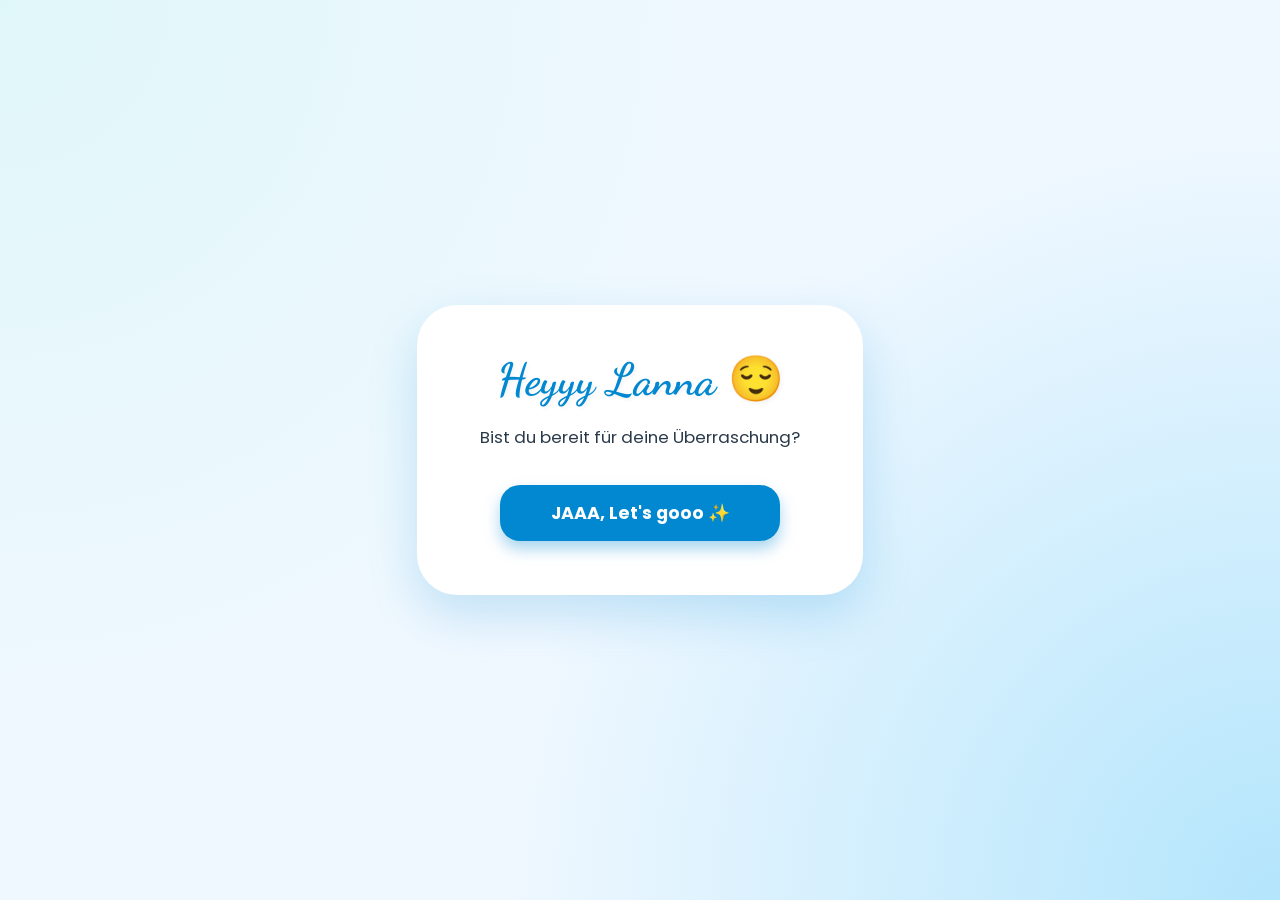
<file: index.html>
<!DOCTYPE html>
<html lang="de">
<head>
    <meta charset="UTF-8">
    <meta name="viewport" content="width=device-width, initial-scale=1.0">
    <title>Überraschung von Wafi 😌</title>
    <link rel="stylesheet" href="style.css">
</head>
<body class="center-content">
    <div class="card">
        <h1>Heyyy Lanna 😌</h1>
        <p>Bist du bereit für deine Überraschung?</p>
        <button onclick="location.href='welcome.html'" class="btn-primary">JAAA, Let's gooo ✨</button>
    </div>
</body>
</html>
</file>
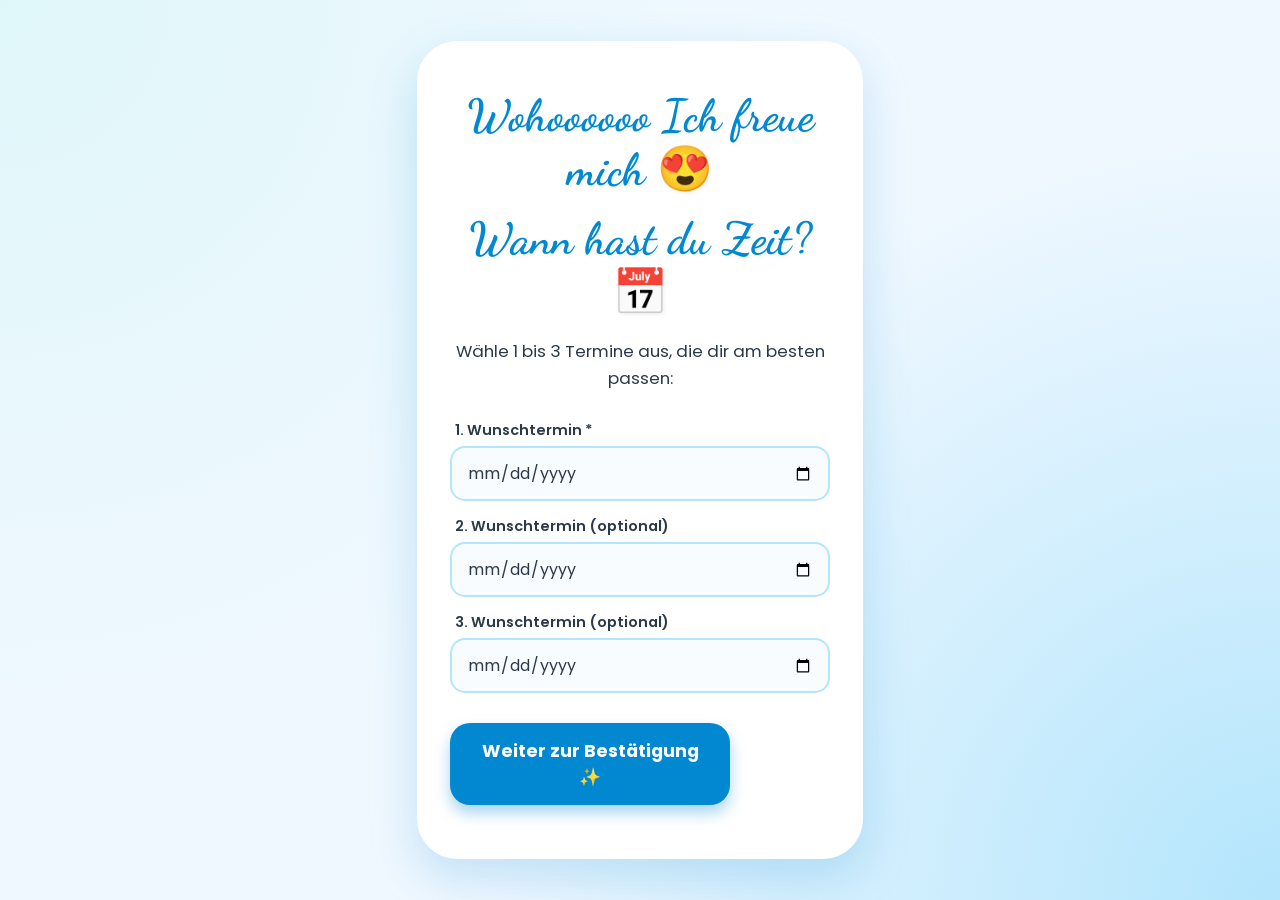
<file: date_picker.html>
<!DOCTYPE html>
<html lang="de">
<head>
    <meta charset="UTF-8">
    <meta name="viewport" content="width=device-width, initial-scale=1.0">
    <title>Termin finden 📅</title>
    <link rel="stylesheet" href="style.css">
</head>
<body class="center-content">
    <div class="card">
        <h1>Wohoooooo Ich freue mich 😍 </h1>
        <h2>Wann hast du Zeit? 📅</h2>
        <p>Wähle 1 bis 3 Termine aus, die dir am besten passen:</p>
        
        <form id="date-form" class="date-form">
            <div class="input-group">
                <label for="date1">1. Wunschtermin *</label>
                <input type="date" id="date1" required class="date-input">
            </div>
            
            <div class="input-group">
                <label for="date2">2. Wunschtermin (optional)</label>
                <input type="date" id="date2" class="date-input">
            </div>
            
            <div class="input-group">
                <label for="date3">3. Wunschtermin (optional)</label>
                <input type="date" id="date3" class="date-input">
            </div>

            <button type="submit" class="btn-primary" style="margin-top: 15px;">Weiter zur Bestätigung ✨</button>
        </form>
    </div>

    <script>
        // Mindestdatum auf HEUTE setzen, damit man kein vergangenes Datum wählt
        const today = new Date().toISOString().split('T')[0];
        document.querySelectorAll('input[type="date"]').forEach(input => {
            input.min = today;
        });

        // Beim Absenden die Termine speichern & weiterleiten
        document.getElementById('date-form').addEventListener('submit', function(e) {
            e.preventDefault();
            
            const d1 = document.getElementById('date1').value;
            const d2 = document.getElementById('date2').value;
            const d3 = document.getElementById('date3').value;

            // Speichern im LocalStorage für die nächste Seite
            localStorage.setItem('selectedDates', JSON.stringify({ d1, d2, d3 }));
            
            window.location.href = 'yes_super.html';
        });
    </script>
</body>
</html>
</file>
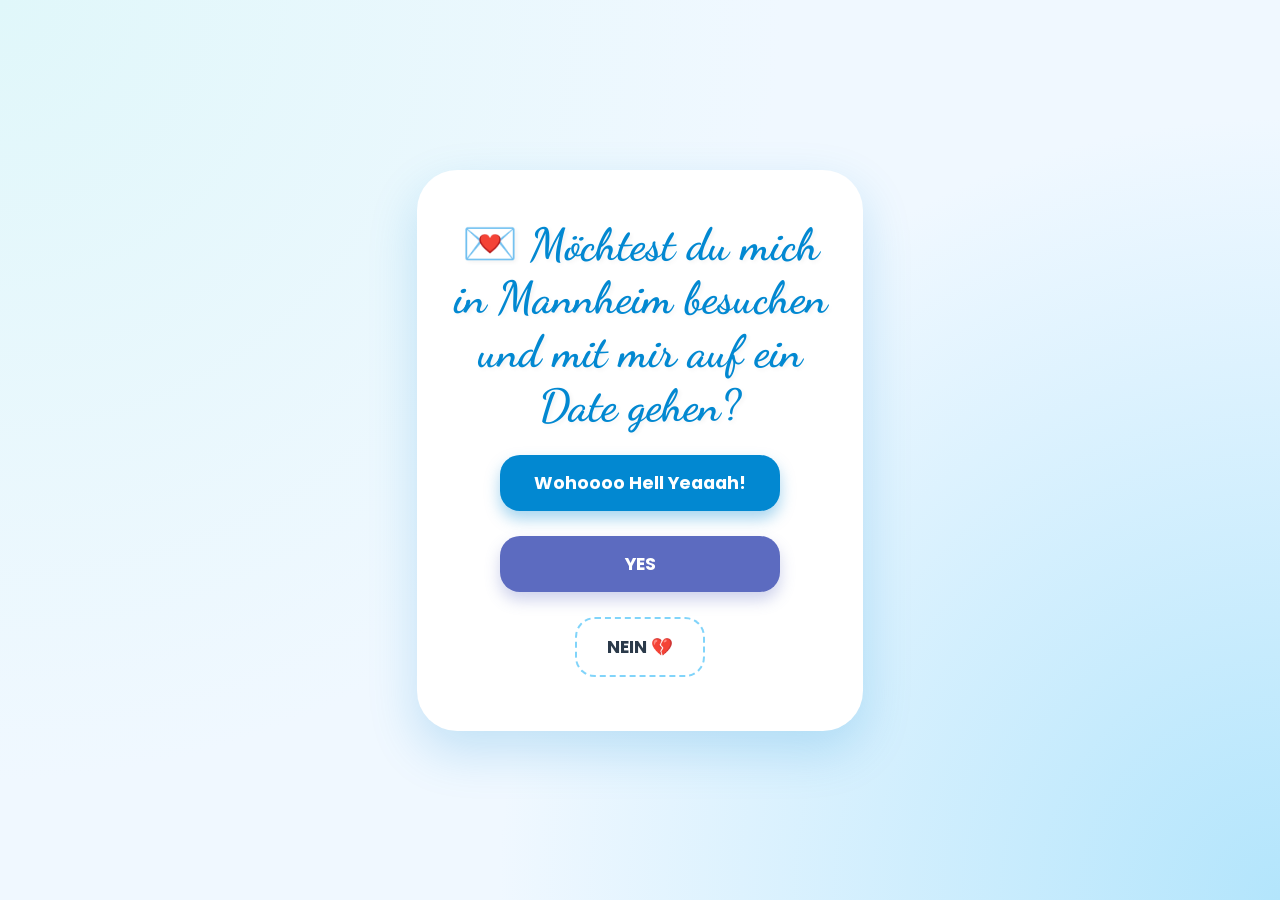
<file: date_query.html>
<!DOCTYPE html>
<html lang="de">
<head>
    <meta charset="UTF-8">
    <meta name="viewport" content="width=device-width, initial-scale=1.0">
    <title>Die Frage 💌</title>
    <link rel="stylesheet" href="style.css">
</head>
<body class="center-content">
    <div class="card">
        <h3>💌 Möchtest du mich in Mannheim besuchen und mit mir auf ein Date gehen?</h3>
        <div class="button-group">
            
            <button onclick="location.href='date_picker.html'" class="btn-primary">Wohoooo Hell Yeaaah!</button>
            <button onclick="location.href='yes_normal.html'" class="btn-secondary">YES</button>
            <button id="no-btn" class="btn-no">NEIN 💔</button>
        </div>
    </div>
    <script src="script.js"></script>
</body>
</html>
</file>
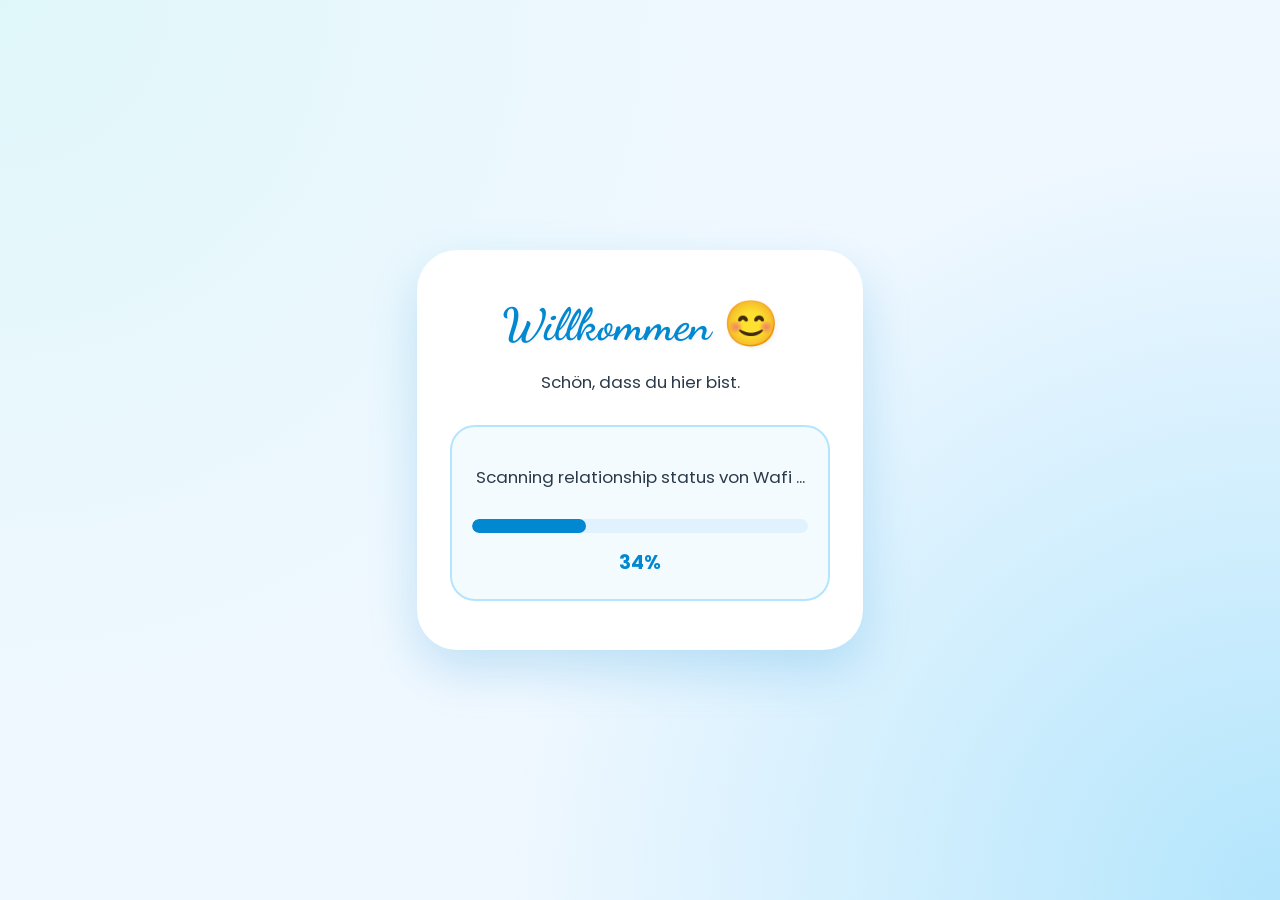
<file: welcome.html>
<!DOCTYPE html>
<html lang="de">
<head>
    <meta charset="UTF-8">
    <meta name="viewport" content="width=device-width, initial-scale=1.0">
    <title>Scanning...</title>
    <link rel="stylesheet" href="style.css">
</head>
<body class="center-content">
    <div class="card">
        <h2>Willkommen 😊</h2>
        <p>Schön, dass du hier bist.</p>
        <div class="status-box">
            <p id="status-text">Scanning relationship status von Wafi ...</p>
            <div class="progress-bar"><div id="progress-fill"></div></div>
            <p id="percent">0%</p>
        </div>
    </div>
    <script src="script.js"></script>
    <script>
        // Automatischer Redirect nach Scan
        let width = 0;
        let interval = setInterval(() => {
            if (width >= 100) {
                clearInterval(interval);
                setTimeout(() => { window.location.href = 'error.html'; }, 500);
            } else {
                width++;
                document.getElementById('progress-fill').style.width = width + '%';
                document.getElementById('percent').innerText = width + '%';
            }
        }, 40);
    </script>
</body>
</html>
</file>
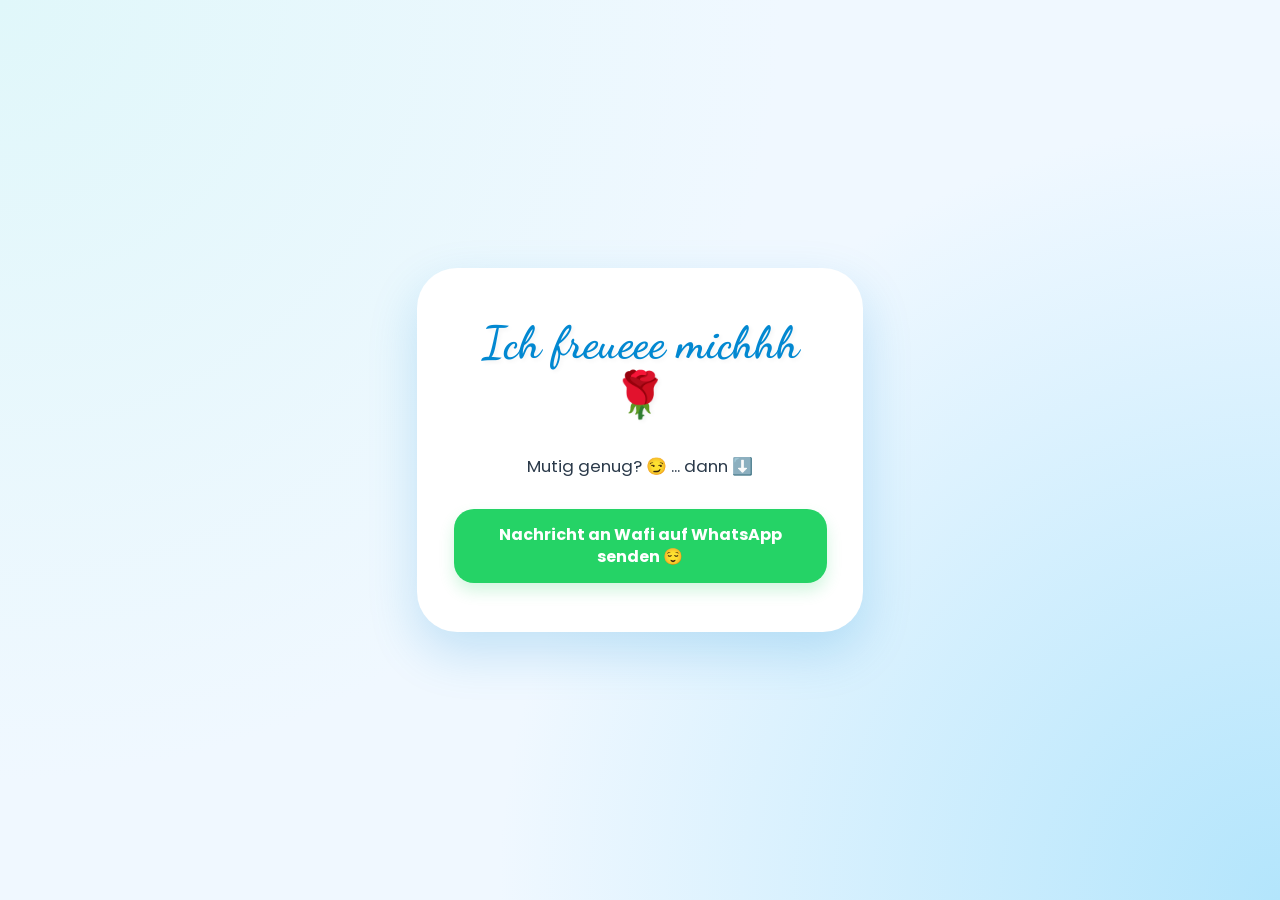
<file: yes_super.html>
<!DOCTYPE html>
<html lang="de">
<head>
    <meta charset="UTF-8">
    <meta name="viewport" content="width=device-width, initial-scale=1.0">
    <title>JAAA! ... gut gemacht 😍</title>
    <link rel="stylesheet" href="style.css">
</head>
<body class="center-content overflow-hidden">
    <div class="card canvas-container">
        <h1>Ich freueee michhh 🌹</h1>
        <p></p>
        <p>Mutig genug? 😏 ... dann ⬇️</p>
        
        <!-- Der Link wird per JavaScript dynamsich befüllt -->
        <a id="whatsapp-link" href="#" class="btn-whatsapp">Nachricht an Wafi auf WhatsApp senden 😌</a>
    </div>
    <script src="script.js"></script>
    <script>
        window.onload = () => {
            createHearts();
            createConfetti();

            // Ausgewählte Daten laden
            const dates = JSON.parse(localStorage.getItem('selectedDates'));
            let dateText = "";

            if (dates && dates.d1) {
                // Deutsches Datumsformat (DD.MM.YYYY) umwandeln
                const formatDate = (str) => {
                    if (!str) return null;
                    const [y, m, d] = str.split('-');
                    return `${d}.${m}.${y}`;
                };

                const formatted1 = formatDate(dates.d1);
                const formatted2 = formatDate(dates.d2);
                const formatted3 = formatDate(dates.d3);

                dateText = `%0A%0AMeine%20Wunschtermine%3A%0A- %20${formatted1}`;
                if (formatted2) dateText += `%0A- %20${formatted2}`;
                if (formatted3) dateText += `%0A- %20${formatted3}`;
            }

            // WhatsApp-Link zusammenbauen
            const baseUrl = "https://wa.me/+4917632371605?text=";
            const message = `Hey%20Wafi%20😍%20ich%20gehe%20sehr%20gerne%20mit%20dir%20auf%20ein%20Date!${dateText}%20😍`;
            
            document.getElementById('whatsapp-link').href = baseUrl + message;
        };
    </script>
</body>
</html>
</file>
<file: style.css>
@import url('https://fonts.googleapis.com/css2?family=Dancing+Script:wght@700&family=Poppins:wght@400;600;700&display=swap');

:root {
    /* Neue harmonische & romantische Ozeanblau-Farbpalette */
    --bg-warm: #f0f8ff;           /* Zartes Eisblau / Gischt-Weiß */
    --card-bg: #ffffff;
    --text-main: #2b3a4a;         /* Tiefes, weiches Ozean-Dunkelblau statt Schwarz */
    --accent-peach: #b3e5fc;      /* Sanftes Hellblau / Lagoon-Akzent */
    --accent-rose: #81d4fa;       /* Helles Meeresblau */
    --btn-primary: #0288d1;       /* Strahlendes Ozeanblau */
    --btn-primary-hover: #0277bd; /* Tieferes Ozeanblau beim Hover */
    --btn-secondary: #5c6bc0;     /* Edles, leicht violettes Indigo-Blau */
    --error-red: #4dd0e1;         /* Sanftes Türkis-Blau für Akzente */
}

body {
    font-family: 'Poppins', sans-serif;
    background-color: var(--bg-warm);
    /* Ozeanische Verläufe für einen verträumten Meerblick-Look */
    background-image: radial-gradient(circle at top left, #e0f7fa 0%, transparent 50%),
                      radial-gradient(circle at bottom right, #b3e5fc 0%, transparent 50%);
    color: var(--text-main);
    margin: 0;
    display: flex;
    justify-content: center;
    align-items: center;
    min-height: 100vh;
    padding: 20px;
    box-sizing: border-box;
    text-align: center;
    overflow-x: hidden;
}

body.overflow-hidden {
    overflow: hidden !important;
}

.card {
    background: var(--card-bg);
    padding: 3rem 2rem;
    border-radius: 40px;
    /* Schatten in Blau-Akzentfarbe für maritime Tiefe */
    box-shadow: 0 20px 50px rgba(2, 136, 209, 0.2);
    max-width: 100%;
    width: 380px;
    animation: floatCard 4s ease-in-out infinite;
    position: relative;
    z-index: 10;
    border: 1px solid rgba(255, 255, 255, 0.8);
}

h1, h2, h3 {
    font-family: 'Dancing Script', cursive;
    font-size: 2.8rem;
    color: var(--btn-primary);
    margin-top: 0;
    margin-bottom: 1rem;
    line-height: 1.2;
    text-shadow: 2px 2px 4px rgba(0,0,0,0.05);
}

p {
    font-size: 1.05rem;
    font-weight: 400;
    line-height: 1.6;
    margin-bottom: 1.8rem;
    color: var(--text-main);
}

.button-group {
    display: flex;
    flex-direction: column;
    gap: 15px;
    align-items: center;
    width: 100%;
}

button {
    border: none;
    padding: 15px 30px;
    border-radius: 20px; 
    font-size: 1.1rem;
    font-family: 'Poppins', sans-serif;
    font-weight: 700;
    cursor: pointer;
    transition: all 0.4s cubic-bezier(0.175, 0.885, 0.32, 1.275);
    margin: 5px 0;
    width: 100%;
    max-width: 280px;
}

.btn-primary { 
    background-color: var(--btn-primary); 
    color: white; 
    box-shadow: 0 8px 15px rgba(2, 136, 209, 0.35);
}

.btn-primary:hover { 
    background-color: var(--btn-primary-hover);
    transform: translateY(-5px) rotate(-1deg); 
    box-shadow: 0 12px 20px rgba(2, 119, 189, 0.45); 
}

.btn-secondary { 
    background-color: var(--btn-secondary); 
    color: white; 
    box-shadow: 0 8px 15px rgba(92, 107, 192, 0.3);
}

.btn-secondary:hover { 
    transform: translateY(-5px) rotate(1deg); 
    box-shadow: 0 12px 20px rgba(92, 107, 192, 0.4);
}

.btn-no { 
    background-color: transparent; 
    color: var(--text-main); 
    border: 2px dashed var(--accent-rose);
    position: relative; 
    width: auto;
    min-width: 120px;
    transition: all 0.2s ease;
}

.btn-no:hover {
    background-color: #e1f5fe;
    color: var(--btn-primary-hover);
}

.btn-whatsapp { 
    background-color: #25D366; 
    color: white; 
    text-decoration: none; 
    display: flex;
    justify-content: center;
    align-items: center;
    border-radius: 20px; 
    padding: 15px 25px; 
    margin-top: 20px;
    font-weight: 700;
    box-shadow: 0 8px 15px rgba(37, 211, 102, 0.2);
    transition: all 0.4s cubic-bezier(0.175, 0.885, 0.32, 1.275);
    width: 85%;
    margin-left: auto;
    margin-right: auto;
    line-height: 1.4;
}

.btn-whatsapp:hover {
    transform: translateY(-5px) scale(1.03);
    box-shadow: 0 12px 20px rgba(37, 211, 101, 0.4);
}

.status-box {
    margin-top: 20px;
    background: #f4fbfe;
    padding: 20px;
    border-radius: 25px;
    border: 2px solid var(--accent-peach);
}

.progress-bar {
    width: 100%; 
    height: 14px; 
    background: #e0f2fe; 
    border-radius: 10px; 
    overflow: hidden; 
    margin: 15px 0;
}

#progress-fill {
    width: 0%; 
    height: 100%; 
    background: var(--btn-primary); 
    border-radius: 10px;
    transition: width 0.1s linear;
}

#percent {
    font-size: 1.2rem;
    color: var(--btn-primary);
    font-weight: 700;
    margin: 0;
}

.meme-img { 
    width: 100%; 
    max-width: 280px;
    border-radius: 20px; 
    margin: 15px 0; 
    border: 4px solid var(--accent-peach);
    box-shadow: 0 10px 20px rgba(0,0,0,0.05);
}

.error-text { 
    color: var(--btn-primary); 
    font-size: 3.5rem;
    margin-bottom: 0.5rem;
}

.hidden { display: none !important; }

/* Herz & Konfetti Animation */
.heart {
    position: fixed; 
    top: -10%; 
    font-size: 2.5rem; 
    z-index: 9999;
    animation: fall linear forwards;
    pointer-events: none;
    /* Bläulicher Glow-Effekt */
    filter: drop-shadow(0 2px 4px rgba(2, 136, 209, 0.4));
}

/* Styling für das Datumsauswahl-Formular */
.date-form {
    display: flex;
    flex-direction: column;
    gap: 15px;
    text-align: left;
    width: 100%;
}

.input-group {
    display: flex;
    flex-direction: column;
    gap: 5px;
}

.input-group label {
    font-size: 0.9rem;
    font-weight: 600;
    color: var(--text-main);
    margin-left: 5px;
}

.date-input {
    padding: 12px 15px;
    border-radius: 15px;
    border: 2px solid var(--accent-peach);
    font-family: 'Poppins', sans-serif;
    font-size: 1rem;
    outline: none;
    background-color: #f8fcff;
    color: var(--text-main);
    transition: border-color 0.3s ease;
}

.date-input:focus {
    border-color: var(--btn-primary);
}

@keyframes fall {
    0% { transform: translateY(-10vh) rotate(-15deg); opacity: 0; }
    10% { opacity: 1; }
    100% { transform: translateY(110vh) rotate(45deg); opacity: 0; }
}

@keyframes floatCard {
    0% { transform: translateY(0px); }
    50% { transform: translateY(-12px); }
    100% { transform: translateY(0px); }
}
</file>
